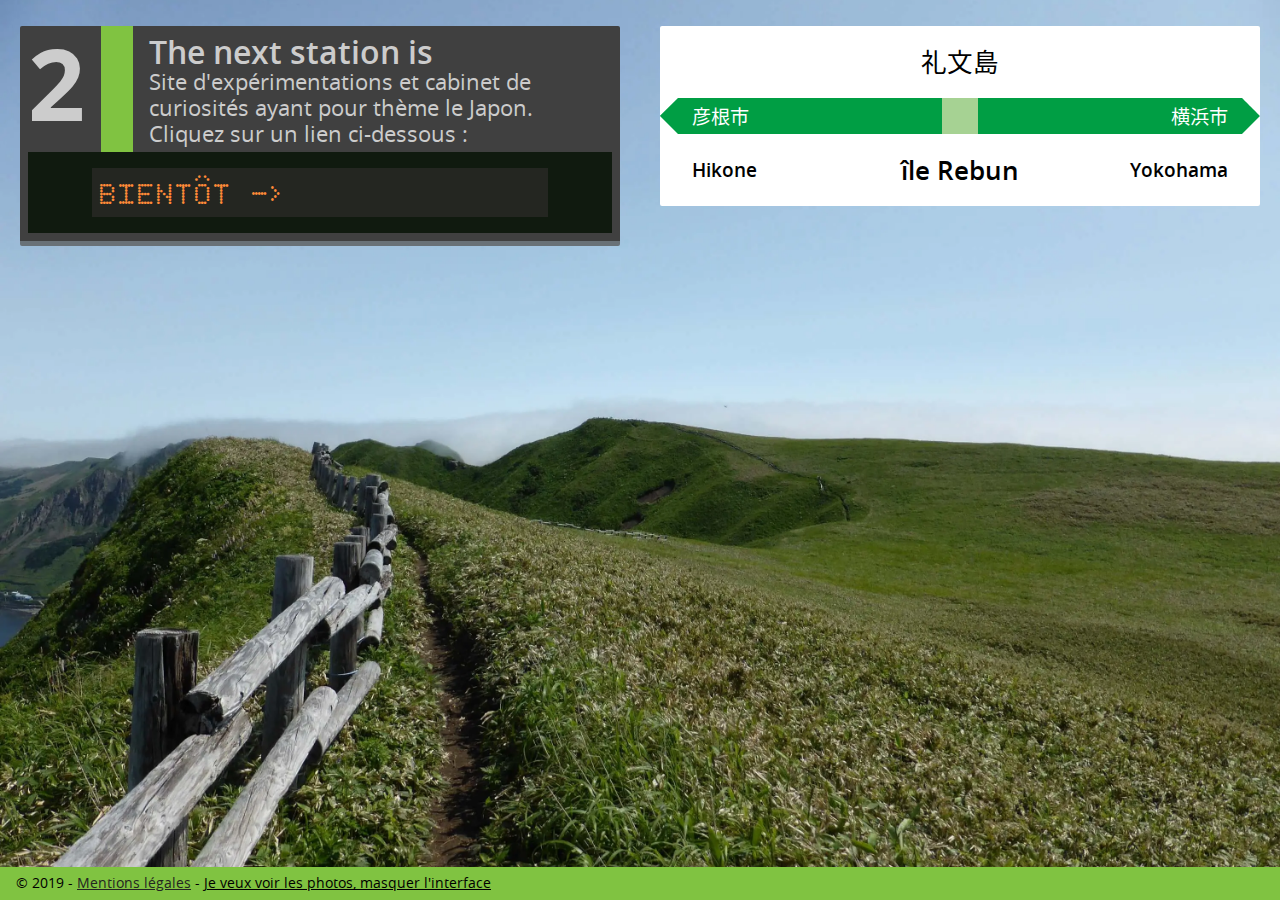
<file: home-station/index.html>
<!DOCTYPE html>
<html lang="fr">

<head>
    <meta charset="UTF-8">
    <meta name="viewport" content="width=device-width, initial-scale=1.0">
    <meta http-equiv="X-UA-Compatible" content="ie=edge">
    <title>The next station is - expérimentations et cabinet de curiosités ayant pour thème le Japon</title>
    <meta name="description" content="The next station is - expérimentations code/design et cabinet de curiosités ayant pour thème le Japon">
    <link rel="apple-touch-icon" sizes="180x180" href="/apple-touch-icon.png">
    <link rel="icon" type="image/png" sizes="32x32" href="/favicon-32x32.png">
    <link rel="icon" type="image/png" sizes="16x16" href="/favicon-16x16.png">
    <link rel="manifest" href="/site.webmanifest">
    <link rel="mask-icon" href="/safari-pinned-tab.svg" color="#5bbad5">
    <meta name="msapplication-TileColor" content="#2d89ef">
    <meta name="theme-color" content="#ffffff">
    <link rel="stylesheet" href="css/normalize.css">
    <link rel="stylesheet" href="css/style.css">
</head>

<body class="accueil">
    <a href="#main" class="sr-only sr-only-focusable skip-to-content">Aller au contenu</a>
    <div class="wrapper">
        <div class="container">
            <div class="content item">
                <main id="main" class="sign" role="main">
                    <header role="banner">
                        <div class="inner-header">
                            <h1>The next station is</h1>
                            <h2>Site d'expérimentations et cabinet de curiosités ayant pour thème le Japon. Cliquez sur un lien
                                ci-dessous&nbsp;:</h2>
                        </div>
                    </header>
                    <nav role="navigation">
                        <ul>
                            <li><a href="">Bientôt</a></li>
                        </ul>
                    </nav>
                </main>
            </div>
            <div class="infos_picture item">
                <div class="sign2">
                    <span id="js-njp0" lang="ja"></span>
                    <span id="js-noc0"></span>
                    <span id="js-njp1" lang="ja">彦根城</span>
                    <span id="js-noc1">Château d'Hikone</span>
                    <span id="js-njp2" lang="ja"></span>
                    <span id="js-noc2"></span>
                </div>
            </div>
        </div>
        <footer role="contentinfo">
            <p>&copy; 2019 - <a href="mentions.html">Mentions légales</a></p>
        </footer>
    </div>
    <script src="js/script.js"></script>
</body>

</html>
</file>
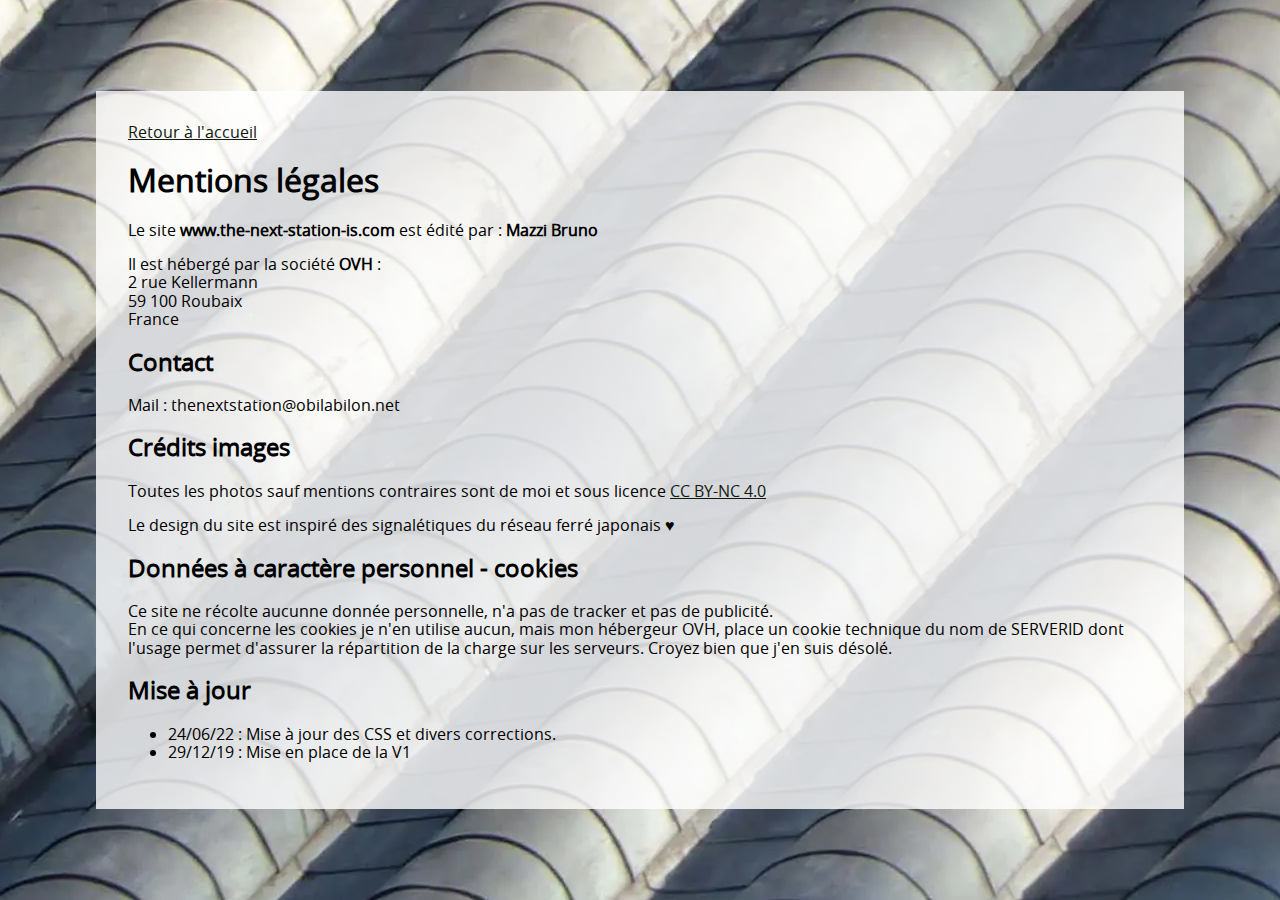
<file: home-station/mentions.html>
<!DOCTYPE html>
<html lang="fr">

<head>
    <meta charset="UTF-8">
    <meta name="viewport" content="width=device-width, initial-scale=1.0">
    <meta http-equiv="X-UA-Compatible" content="ie=edge">
    <title>Mentions légales - The next station is - expérimentations et cabinet de curiosités ayant pour thème le Japon</title>
    <meta name="description"
        content="The next station is - expérimentations code/design et cabinet de curiosités ayant pour thème le Japon">
    <link rel="apple-touch-icon" sizes="180x180" href="/apple-touch-icon.png">
    <link rel="icon" type="image/png" sizes="32x32" href="/favicon-32x32.png">
    <link rel="icon" type="image/png" sizes="16x16" href="/favicon-16x16.png">
    <link rel="manifest" href="/site.webmanifest">
    <link rel="mask-icon" href="/safari-pinned-tab.svg" color="#5bbad5">
    <meta name="msapplication-TileColor" content="#2d89ef">
    <meta name="theme-color" content="#ffffff">
    <link rel="stylesheet" href="css/normalize.css">
    <link rel="stylesheet" href="css/style.css">
</head>

<body class="mentions">
    <a href="#main" class="sr-only sr-only-focusable skip-to-content">Aller au contenu</a>
    <main id="main" role="main" class="inner-mentions">
        <a href="index.html">Retour à l'accueil</a>
        <h1>Mentions légales</h1>

        <p>Le site <strong>www.the-next-station-is.com</strong> est édité par&nbsp;: <strong>Mazzi Bruno</strong></p>

        <p>Il est hébergé par la société <strong>OVH</strong>&nbsp;:<br /> 2 rue Kellermann<br />59 100 Roubaix<br />France</p>

        <h2>Contact</h2>
        <p>Mail : thenextstation@obilabilon.net</p>

        <h2>Crédits images</h2>

        <p>Toutes les photos sauf mentions contraires sont de moi et sous licence <a href="https://creativecommons.org/licenses/by-nc/4.0/">CC BY-NC 4.0</a></p>
        <p>Le design du site est inspiré des signalétiques du réseau ferré japonais &hearts;</p>

        <h2>Données à caractère personnel - cookies</h2>

        <p>Ce site ne récolte aucunne donnée personnelle, n'a pas de tracker et pas de publicité.<br />
        En ce qui concerne les cookies je n'en utilise aucun, mais mon hébergeur OVH, place un cookie technique du nom de SERVERID dont l'usage permet d'assurer la répartition de la charge sur les serveurs. Croyez bien que j'en suis désolé.</p>

        <h2>Mise à jour</h2>

        <ul>
            <li>24/06/22 : Mise à jour des CSS et divers corrections.</li>
            <li>29/12/19 : Mise en place de la V1</li>
        </ul>
    </main>

</body>

</html>
</file>
<file: home-station/css/style.css>
@font-face {
    font-family: 'led_counter';
    src: url('../fonts/led_counter-7.woff2') format('woff2'),
        url('../fonts/led_counter-7.woff') format('woff');
    font-weight: normal;
    font-style: normal;
    font-display: swap;
}

@font-face {
    font-family: 'open_sansregular';
    src: url('../fonts/opensans-regular.woff2') format('woff2'),
        url('../fonts/opensans-regular.woff') format('woff');
    font-weight: normal;
    font-style: normal;
    font-display: swap;
}

@font-face {
    font-family: 'open_sanssemibold';
    src: url('../fonts/opensans-semibold.woff2') format('woff2'),
        url('../fonts/opensans-semibold.woff') format('woff');
    font-weight: normal;
    font-style: normal;
    font-display: swap;
}

@font-face {
    font-family: 'open_sansbold';
    src: url('../fonts/opensans-bold.woff2') format('woff2'),
        url('../fonts/opensans-bold.woff') format('woff');
    font-weight: normal;
    font-style: normal;
    font-display: swap;
}

@font-face {
    font-family: 'open_sansextrabold';
    src: url('../fonts/opensans-extrabold.woff2') format('woff2'),
        url('../fonts/opensans-extrabold.woff') format('woff');
    font-weight: normal;
    font-style: normal;
    font-display: swap;
}

@font-face {
    font-family: 'open_sanslight';
    src: url('../fonts/opensans-light.woff2') format('woff2'),
        url('../fonts/opensans-light.woff') format('woff');
    font-weight: normal;
    font-style: normal;
    font-display: swap;
}

@font-face {
    font-family: 'noto-regular';
    src: url('../fonts/noto-sans-jp-regular.woff2') format('woff2'),
        url('../fonts/noto-sans-jp-regular.woff') format('woff');
    font-weight: normal;
    font-style: normal;
    font-display: swap;
}

/* var */
:root {
    --yamanote-color:  	hsl(91, 52%, 51%);
    --txt-color :  	hsl(84, 7%, 14%);
    --fonts-stack-base: "open_sansregular", Arial, Helvetica, sans-serif;
}

/* utilities */
/* sr-only by ffoodd : https://gist.github.com/ffoodd/000b59f431e3e64e4ce1a24d5bb36034 */
.sr-only {
	border: 0 !important;
	clip: rect(1px, 1px, 1px, 1px) !important;
	-webkit-clip-path: inset(50%) !important;
		clip-path: inset(50%) !important;
	height: 1px !important;
	margin: -1px !important;
	overflow: hidden !important;
	padding: 0 !important;
	position: absolute !important;
	width: 1px !important;
	white-space: nowrap !important;
}

.sr-only-focusable:focus,
.sr-only-focusable:active {
	clip: auto !important;
	-webkit-clip-path: none !important;
		clip-path: none !important;
	height: auto !important;
	margin: auto !important;
	overflow: visible !important;
	width: auto !important;
	white-space: normal !important;
}

.skip-to-content {
    background:hsl(0, 0%, 100%);
}

/* general */
html {
    height: -webkit-fill-available;
}

html, body {
    font-family: var(--fonts-stack-base);
    height: 100%;
    margin:0;
    padding:0;
}

body {
    background: url('../images/hikone_castle.webp') center center no-repeat fixed;
    background-size: cover;
}

.wrapper {
    display: grid;
    grid-template-rows: 1fr auto;
    grid-template-columns: minmax(0, 1fr);
    min-height: 100%;
}

.wrapper > * {
    position: relative;
    z-index: 1;
}

.maskInter .sign, .maskInter .sign2 {
    display:none;
}

.mentions {
    background: url('../images/toiture.webp') center center no-repeat;
    display: flex;
}

/* container */
.container {
    display:flex;
}

.container > * {
    flex: 1;
}

/* panneau lien */
.sign {
    background:  	hsl(0, 0%, 25%);
    border-bottom: 5px solid hsl(208, 6%, 44%);
    border-radius: 2px;
    font-size:1rem;
    margin: 4% auto 0 auto;
    max-width:600px;
    padding: 0;
    width: 100%;
}

.sign header {
    display: flex;
    margin: 0 8px;
}

.sign header:before {
    border-right: 32px solid var(--yamanote-color);
    content: "2";
    color: hsl(0, 0%, 80%);
    float: left;
    font-family: 'open_sansbold', arial, sans-serif;
    font-size: 6.25em;
    margin-right: 16px;
    padding-right: 16px;
}

.sign .inner-header {
    padding-bottom: 4px;
}

.sign h1 {
    color: hsl(0, 0%, 80%);
    font-family: 'open_sanssemibold', arial, sans-serif;
    font-size: 2em;
    margin: 0;
    padding: 8px 0 0 0;
}

.sign h2 {
    color: hsl(0, 0%, 80%);
    font-family: 'open_sansregular', arial, sans-serif;
    font-size: 1.4em;
    font-weight: 400;
    margin: 0;
}

.sign nav {
    background: hsl(115, 27%, 8%);
    margin: 0 8px 8px 8px;
    overflow: auto;
}

.sign nav ul {
    background: hsl(84, 7%, 14%);
    margin: 16px 64px;
    padding: 8px;
}

.sign nav li {
    font-size: 1.8em;
    list-style-type: none;
}

.sign nav a {
    color: hsl(25, 100%, 61%);
    display: block;
    font-family: 'led_counter', arial, sans-serif;
    letter-spacing: 2px;
    text-decoration: none;
    text-transform: uppercase;
}

.sign nav a:hover {
    opacity: 0.8;
}

.sign nav a:after {
    content: " ->";
}

/* panneau Bg */
.sign2 {
    background: hsl(0, 0%, 100%)url('../images/line-sign3.svg') center center no-repeat;
    background-size: 100% auto;
    border-radius: 2px;
    color: hsl(0, 0%, 0%);
    display: grid;
    font-size: 1rem;
    grid-template-rows: minmax(70px, 1fr) 40px minmax(70px, 1fr);
    grid-template-columns: 1fr 1fr 1fr;
    margin: 4% auto 32px auto;
    max-width:600px;
    padding: 0;
    width: 100%;
}

.sign2 > * {
    font-family: 'open_sanssemibold', arial, sans-serif;
    word-break: break-all;
}

#js-njp0 {
    color: #fff;
    grid-column: 1 /2;
    grid-row: 2 / 3;
}

#js-noc0 {
    grid-column: 1 /2;
    grid-row: 3 / 4;
}

#js-njp2 {
    color: #fff;
    grid-column: 3 /4;
    grid-row: 2 / 3;
}

#js-noc2 {
    grid-column: 3 /4;
    grid-row: 3 / 4;
}

#js-njp0, #js-noc0 {
    padding-left:32px;
}

#js-njp0, #js-njp2, #js-noc0, #js-noc2 {
    align-self: center;
    cursor: pointer;
    font-size: 1.2em;
}

#js-njp2, #js-noc2 {
    justify-self: end;
    padding-right:32px;
}

#js-njp1 {
    grid-column: 2 / 3;
    grid-row: 1 / 2;
}

#js-noc1 {
    grid-column: 2 / 3;
    grid-row: 3 / 4;
}

#js-njp1, #js-noc1 {
    align-self: center;
    font-size: 1.6em;
    justify-self: center
}

#js-noc0, #js-noc1, #js-noc2 {
    line-height: 1;
}

[lang="ja"] {
    font-family: 'noto-regular', arial, sans-serif;
}

/* mentions */
.inner-mentions {
    background: rgba(255, 255, 255, 0.8);
    font-size:1rem;
    margin: auto;
    padding: 32px;
    width:80%;
}

.inner-mentions a {
    color: hsl(115, 27%, 8%);
}

/* footer */
footer {
    background: var(--yamanote-color);
    overflow: auto;
    padding: 8px;
}

footer p {
    font-size: 0.9rem;
    margin:0;
    padding:0 0.5rem;
}

footer a {
    color: var(--txt-color);
}

footer button {
    background: transparent;
    border:0;
    cursor: pointer;
    padding:0 4px;
    text-align:left;
}

footer button span {
    text-decoration: underline;
}

footer button:before {
    content: "- ";
}

@media screen and (max-width: 75rem) {
    .container > * {
        padding: 0 8px;
    }
}

@media screen and (max-width: 75rem) {
    .container {
        flex-direction: column;
    }

    .container > * {
        flex: none;
    }
}

@media screen and (max-width: 37.5rem) {
    .sign, .sign2 {
        font-size:0.8rem;
    }
}

@media screen and (max-width: 28.125rem) {
    .sign, .sign2 {
        font-size:0.6rem;
    }

    .sign2 {
        grid-template-rows: minmax(50px, 1fr) 40px minmax(50px, 1fr);
    }

    #js-njp0, #js-noc0 {
        padding-left:16px;
    }
    
    #js-njp2, #js-noc2 {
        padding-right:16px;
    }

    .sign nav ul {
        margin: 16px;
    }
}
</file>
